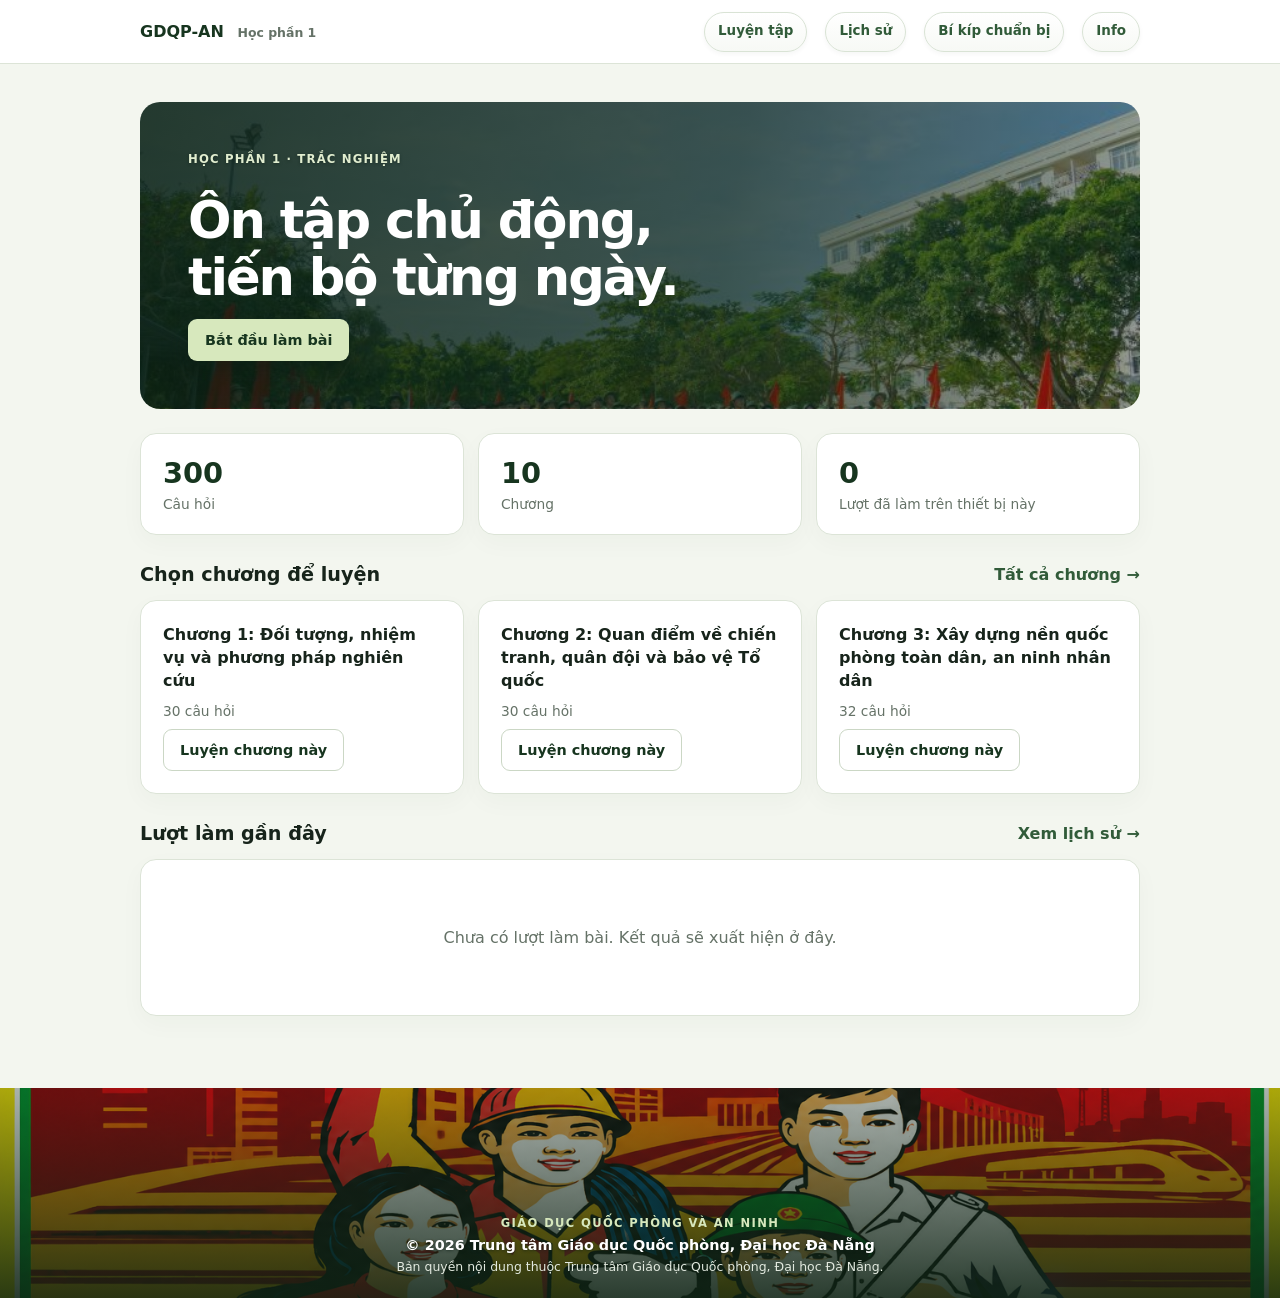
<file: index.html>
﻿<!doctype html>
<html lang="vi"><head><meta charset="utf-8"><meta name="viewport" content="width=device-width, initial-scale=1"><meta name="description" content="Ôn tập GDQP-AN Học phần 1 với ngân hàng câu hỏi trắc nghiệm."><title>Ôn thi GDQP-AN · Học phần 1</title><link rel="stylesheet" href="src/app.css"><link rel="stylesheet" href="src/navigation.css"><link rel="stylesheet" href="src/footer.css"><script src="src/footer.js" defer></script><script src="src/dashboard.js" defer></script></head>
<body><header class="topbar"><a class="brand" href="./">GDQP-AN <span>Học phần 1</span></a><nav class="topnav"><a href="pages/practice/">Luyện tập</a><a href="pages/history/">Lịch sử</a><a class="prep-nav" href="pages/preparation/">Bí kíp chuẩn bị</a><a class="info-nav" href="pages/info/">Info</a></nav></header>
<main class="shell"><section class="hero"><p class="eyebrow">Học phần 1 · Trắc nghiệm</p><h1>Ôn tập chủ động,<br>tiến bộ từng ngày.</h1><a class="button" href="pages/quiz/">Bắt đầu làm bài</a></section>
<section class="stats" aria-label="Tổng quan ngân hàng"><article class="panel stat"><strong id="question-total">—</strong><span>Câu hỏi</span></article><article class="panel stat"><strong id="chapter-total">—</strong><span>Chương</span></article><article class="panel stat"><strong id="attempt-total">0</strong><span>Lượt đã làm trên thiết bị này</span></article></section>
<div class="section-heading"><h2>Chọn chương để luyện</h2><a href="pages/practice/">Tất cả chương →</a></div><section id="home-chapters" class="chapter-grid" aria-live="polite"><p class="panel muted">Đang tải nội dung…</p></section>
<div class="section-heading"><h2>Lượt làm gần đây</h2><a href="pages/history/">Xem lịch sử →</a></div><section id="recent-attempts" class="panel row-list"><p class="empty">Đang tải lịch sử…</p></section>
</main>
<footer class="site-footer">
  <img class="site-footer__image" src="assets/pano.png" alt="" aria-hidden="true">
  <div class="site-footer__content">
    <p class="site-footer__label">Giáo dục Quốc phòng và An ninh</p>
    <p class="site-footer__copyright">© <span data-current-year>2026</span> Trung tâm Giáo dục Quốc phòng, Đại học Đà Nẵng</p>
    <p class="site-footer__rights">Bản quyền nội dung thuộc Trung tâm Giáo dục Quốc phòng, Đại học Đà Nẵng.</p>
  </div>
</footer>
</body></html>
</file>
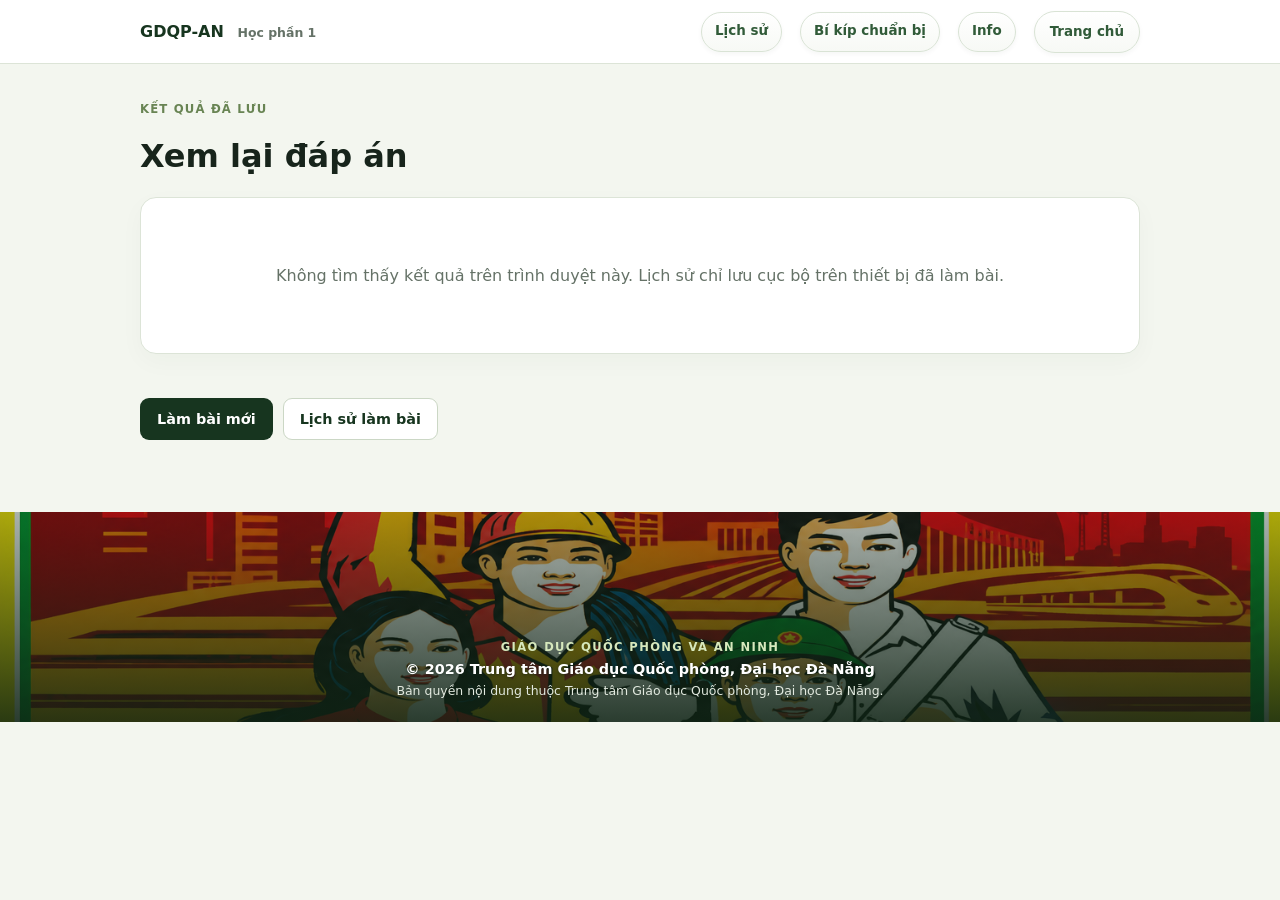
<file: pages/answer-review/index.html>
﻿<!doctype html><html lang="vi"><head><meta charset="utf-8"><meta name="viewport" content="width=device-width, initial-scale=1"><title>Xem lại đáp án · GDQP-AN</title><link rel="stylesheet" href="../../src/app.css"><link rel="stylesheet" href="../../src/navigation.css"><script src="../../src/answer-review.js" defer></script>  <link rel="stylesheet" href="../../src/footer.css">
  <script src="../../src/footer.js" defer></script>
</head><body>
<header class="topbar"><a class="brand" href="../../">GDQP-AN <span>Học phần 1</span></a><nav class="topnav"><a href="../history/">Lịch sử</a><a class="prep-nav" href="../preparation/">Bí kíp chuẩn bị</a><a class="info-nav" href="../info/">Info</a><a class="back-action" href="../../">Trang chủ</a></nav></header>
<main class="shell"><p class="eyebrow">Kết quả đã lưu</p><h1>Xem lại đáp án</h1><section id="review-summary" class="panel" style="margin:20px 0"><p class="empty">Đang tải kết quả…</p></section><section id="review-list" class="review-list"></section><div style="display:flex;gap:10px;flex-wrap:wrap;margin-top:22px"><a class="button primary" href="../quiz/">Làm bài mới</a><a class="button outline" href="../history/">Lịch sử làm bài</a></div></main>
<footer class="site-footer">
  <img class="site-footer__image" src="../../assets/pano.png" alt="" aria-hidden="true">
  <div class="site-footer__content">
    <p class="site-footer__label">Giáo dục Quốc phòng và An ninh</p>
    <p class="site-footer__copyright">© <span data-current-year>2026</span> Trung tâm Giáo dục Quốc phòng, Đại học Đà Nẵng</p>
    <p class="site-footer__rights">Bản quyền nội dung thuộc Trung tâm Giáo dục Quốc phòng, Đại học Đà Nẵng.</p>
  </div>
</footer>
</body></html>
</file>
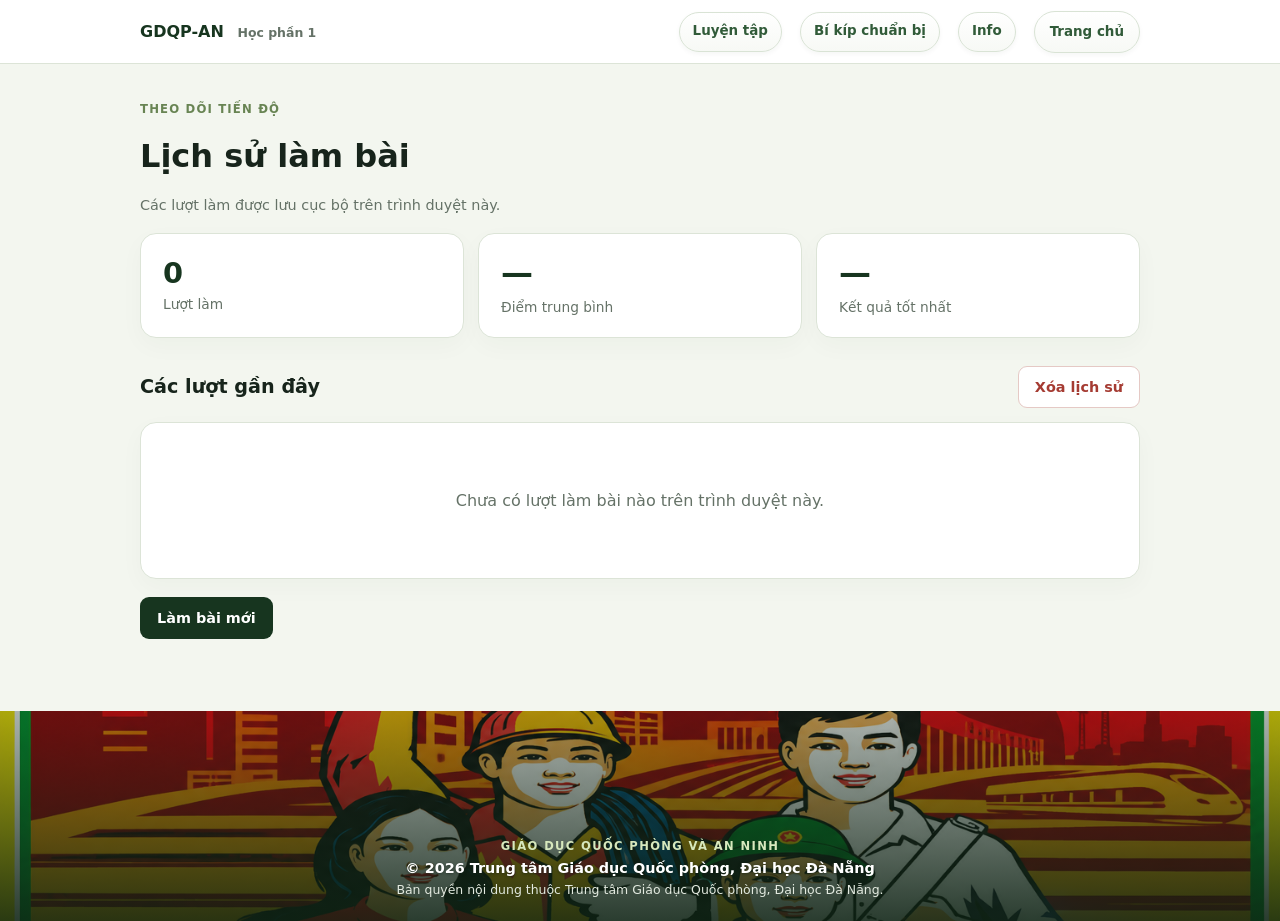
<file: pages/history/index.html>
﻿<!doctype html><html lang="vi"><head><meta charset="utf-8"><meta name="viewport" content="width=device-width, initial-scale=1"><title>Lịch sử làm bài · GDQP-AN</title><link rel="stylesheet" href="../../src/app.css"><link rel="stylesheet" href="../../src/navigation.css"><link rel="stylesheet" href="../../src/confirm.css"><script src="../../src/confirm.js" defer></script><script src="../../src/history.js" defer></script>  <link rel="stylesheet" href="../../src/footer.css">
  <script src="../../src/footer.js" defer></script>
</head><body>
<header class="topbar"><a class="brand" href="../../">GDQP-AN <span>Học phần 1</span></a><nav class="topnav"><a href="../practice/">Luyện tập</a><a class="prep-nav" href="../preparation/">Bí kíp chuẩn bị</a><a class="info-nav" href="../info/">Info</a><a class="back-action" href="../../">Trang chủ</a></nav></header>
<main class="shell"><p class="eyebrow">Theo dõi tiến độ</p><h1>Lịch sử làm bài</h1><p class="muted">Các lượt làm được lưu cục bộ trên trình duyệt này.</p><section id="history-stats" class="stats" style="margin:20px 0"><article class="panel stat"><strong id="attempt-count">0</strong><span>Lượt làm</span></article><article class="panel stat"><strong id="average-score" class="stat-score">—</strong><span id="average-score-detail" class="stat-percent-detail"></span><span>Điểm trung bình</span></article><article class="panel stat"><strong id="best-score" class="stat-score">—</strong><span id="best-score-detail" class="stat-percent-detail"></span><span>Kết quả tốt nhất</span></article></section><section class="section-heading"><h2>Các lượt gần đây</h2><button id="clear-history" class="button danger" type="button">Xóa lịch sử</button></section><section id="history-list" class="panel row-list"></section><p style="margin-top:18px"><a class="button primary" href="../quiz/">Làm bài mới</a></p></main>
<footer class="site-footer">
  <img class="site-footer__image" src="../../assets/pano.png" alt="" aria-hidden="true">
  <div class="site-footer__content">
    <p class="site-footer__label">Giáo dục Quốc phòng và An ninh</p>
    <p class="site-footer__copyright">© <span data-current-year>2026</span> Trung tâm Giáo dục Quốc phòng, Đại học Đà Nẵng</p>
    <p class="site-footer__rights">Bản quyền nội dung thuộc Trung tâm Giáo dục Quốc phòng, Đại học Đà Nẵng.</p>
  </div>
</footer>
</body></html>
</file>
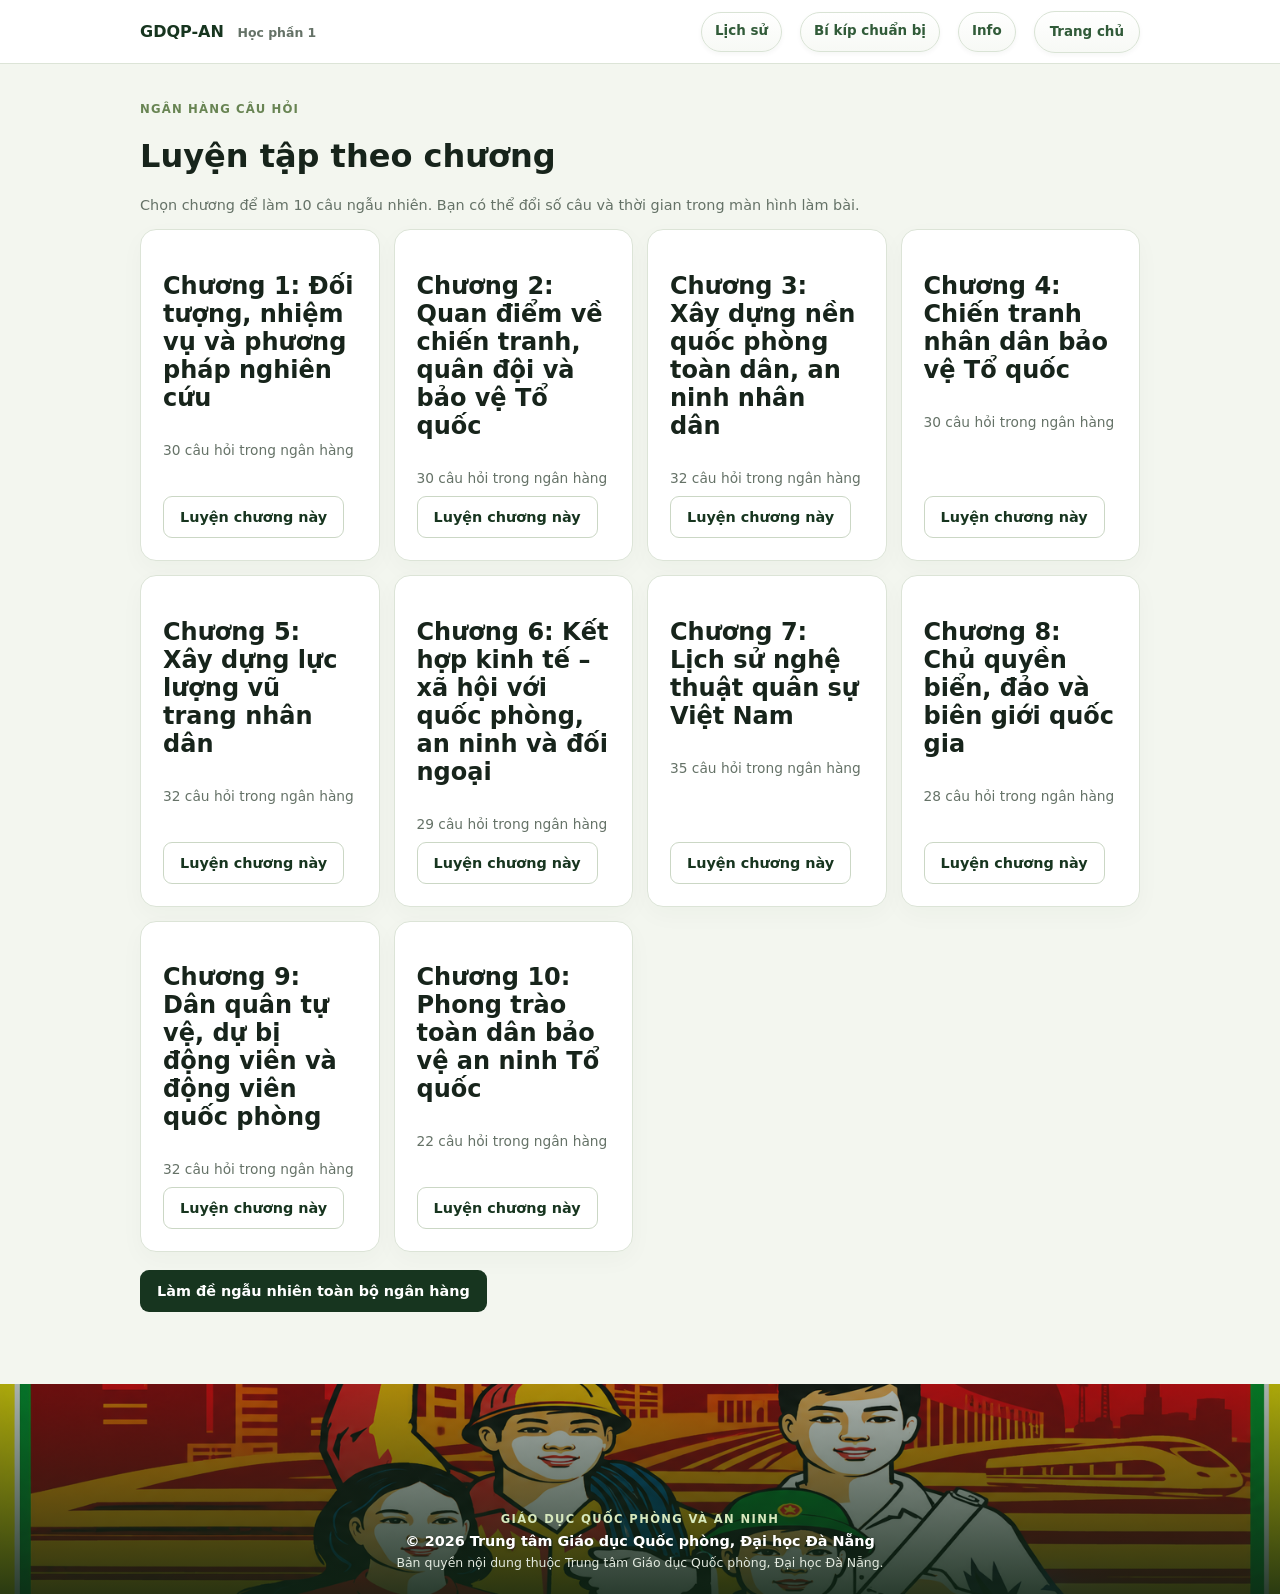
<file: pages/practice/index.html>
﻿<!doctype html><html lang="vi"><head><meta charset="utf-8"><meta name="viewport" content="width=device-width, initial-scale=1"><title>Luyện theo chương · GDQP-AN</title><link rel="stylesheet" href="../../src/app.css"><link rel="stylesheet" href="../../src/navigation.css"><script src="../../src/practice.js" defer></script>  <link rel="stylesheet" href="../../src/footer.css">
  <script src="../../src/footer.js" defer></script>
</head><body>
<header class="topbar"><a class="brand" href="../../">GDQP-AN <span>Học phần 1</span></a><nav class="topnav"><a href="../history/">Lịch sử</a><a class="prep-nav" href="../preparation/">Bí kíp chuẩn bị</a><a class="info-nav" href="../info/">Info</a><a class="back-action" href="../../">Trang chủ</a></nav></header>
<main class="shell"><p class="eyebrow">Ngân hàng câu hỏi</p><h1>Luyện tập theo chương</h1><p class="muted">Chọn chương để làm 10 câu ngẫu nhiên. Bạn có thể đổi số câu và thời gian trong màn hình làm bài.</p><section id="chapter-list" class="chapter-grid"><p class="panel muted">Đang tải danh sách chương…</p></section><div style="margin-top:18px"><a class="button primary" href="../quiz/">Làm đề ngẫu nhiên toàn bộ ngân hàng</a></div></main>
<footer class="site-footer">
  <img class="site-footer__image" src="../../assets/pano.png" alt="" aria-hidden="true">
  <div class="site-footer__content">
    <p class="site-footer__label">Giáo dục Quốc phòng và An ninh</p>
    <p class="site-footer__copyright">© <span data-current-year>2026</span> Trung tâm Giáo dục Quốc phòng, Đại học Đà Nẵng</p>
    <p class="site-footer__rights">Bản quyền nội dung thuộc Trung tâm Giáo dục Quốc phòng, Đại học Đà Nẵng.</p>
  </div>
</footer>
</body></html>
</file>
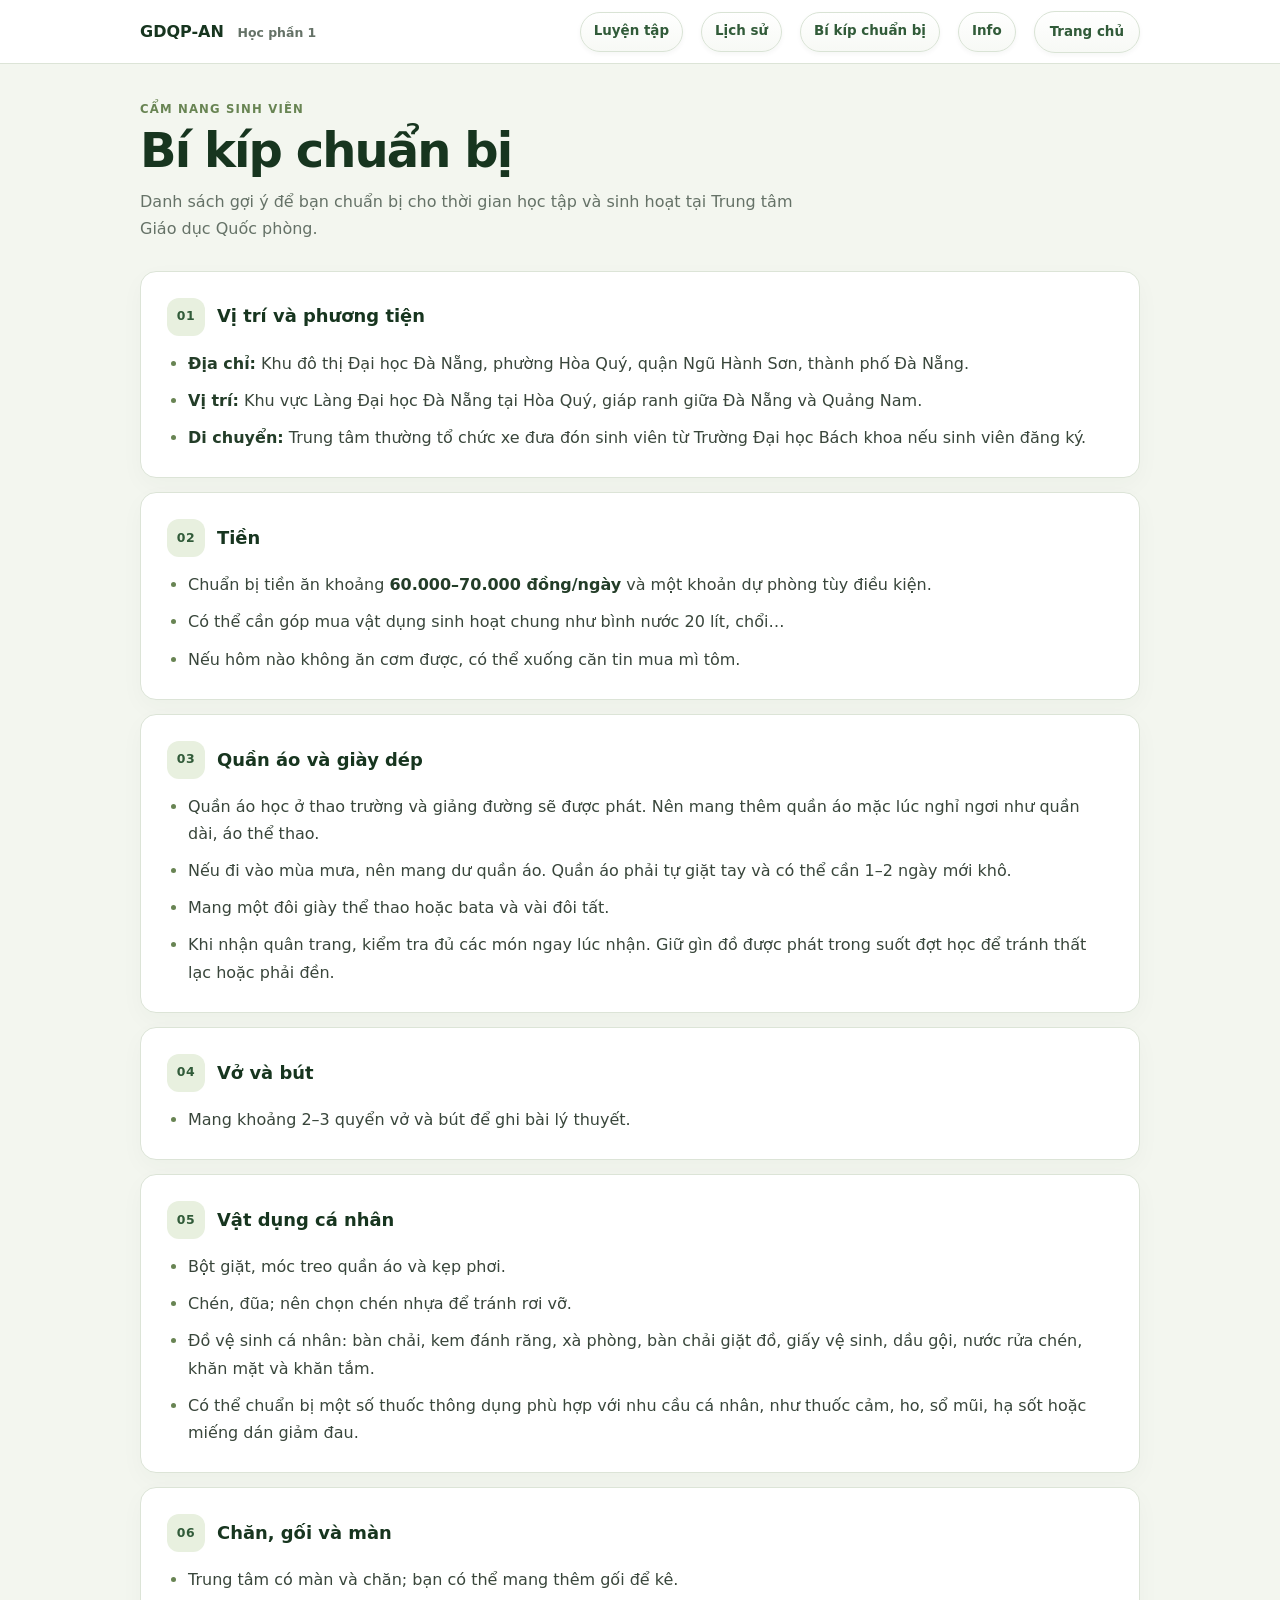
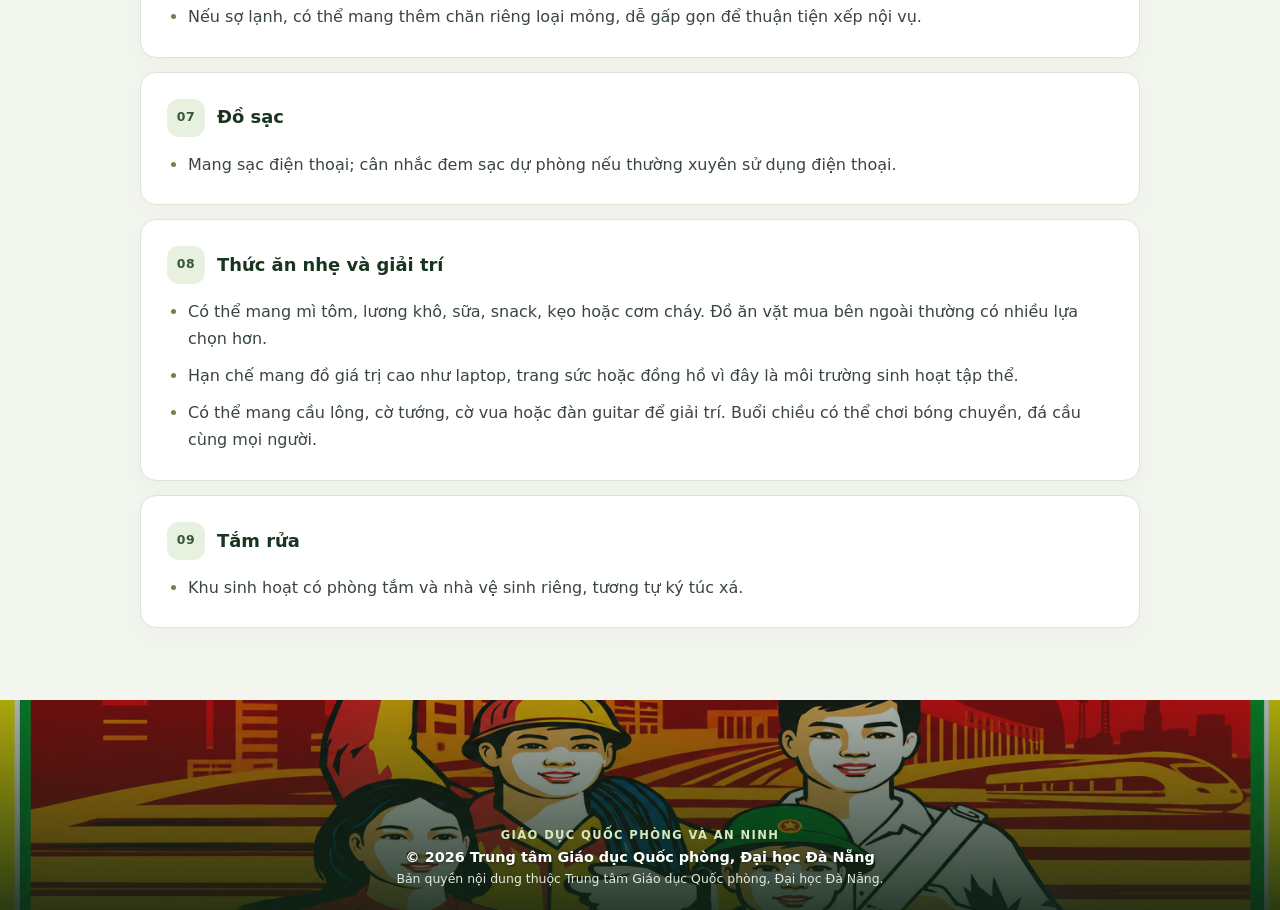
<file: pages/preparation/index.html>
﻿<!doctype html>
<html lang="vi">
<head>
  <meta charset="utf-8">
  <meta name="viewport" content="width=device-width, initial-scale=1">
  <meta name="description" content="Gợi ý chuẩn bị trước khi học tập và sinh hoạt tại Trung tâm Giáo dục Quốc phòng, Đại học Đà Nẵng.">
  <title>Bí kíp chuẩn bị · GDQP-AN</title>
  <link rel="stylesheet" href="../../src/app.css">
  <link rel="stylesheet" href="../../src/navigation.css">
  <link rel="stylesheet" href="../../src/footer.css">
  <link rel="stylesheet" href="../../src/preparation.css">
  <script src="../../src/footer.js" defer></script>
</head>
<body>
<header class="topbar">
  <a class="brand" href="../../">GDQP-AN <span>Học phần 1</span></a>
  <nav class="topnav" aria-label="Điều hướng chính">
    <a href="../practice/">Luyện tập</a>
    <a href="../history/">Lịch sử</a><a class="prep-nav" href="./" aria-current="page">Bí kíp chuẩn bị</a><a class="info-nav" href="../info/">Info</a>
    <a class="back-action" href="../../">Trang chủ</a>
  </nav>
</header>
<main class="shell preparation-page">
  <section class="preparation-intro">
    <p class="eyebrow">Cẩm nang sinh viên</p>
    <h1>Bí kíp chuẩn bị</h1>
    <p>Danh sách gợi ý để bạn chuẩn bị cho thời gian học tập và sinh hoạt tại Trung tâm Giáo dục Quốc phòng.</p>
  </section>
  <div class="preparation-list">
    <section class="panel preparation-card"><h2><span>01</span> Vị trí và phương tiện</h2>
      <ul><li><strong>Địa chỉ:</strong> Khu đô thị Đại học Đà Nẵng, phường Hòa Quý, quận Ngũ Hành Sơn, thành phố Đà Nẵng.</li>
      <li><strong>Vị trí:</strong> Khu vực Làng Đại học Đà Nẵng tại Hòa Quý, giáp ranh giữa Đà Nẵng và Quảng Nam.</li>
      <li><strong>Di chuyển:</strong> Trung tâm thường tổ chức xe đưa đón sinh viên từ Trường Đại học Bách khoa nếu sinh viên đăng ký.</li></ul>
    </section>
    <section class="panel preparation-card"><h2><span>02</span> Tiền</h2>
      <ul><li>Chuẩn bị tiền ăn khoảng <strong>60.000–70.000 đồng/ngày</strong> và một khoản dự phòng tùy điều kiện.</li>
      <li>Có thể cần góp mua vật dụng sinh hoạt chung như bình nước 20 lít, chổi…</li>
      <li>Nếu hôm nào không ăn cơm được, có thể xuống căn tin mua mì tôm.</li></ul>
    </section>
    <section class="panel preparation-card"><h2><span>03</span> Quần áo và giày dép</h2>
      <ul><li>Quần áo học ở thao trường và giảng đường sẽ được phát. Nên mang thêm quần áo mặc lúc nghỉ ngơi như quần dài, áo thể thao.</li>
      <li>Nếu đi vào mùa mưa, nên mang dư quần áo. Quần áo phải tự giặt tay và có thể cần 1–2 ngày mới khô.</li>
      <li>Mang một đôi giày thể thao hoặc bata và vài đôi tất.</li>
      <li>Khi nhận quân trang, kiểm tra đủ các món ngay lúc nhận. Giữ gìn đồ được phát trong suốt đợt học để tránh thất lạc hoặc phải đền.</li></ul>
    </section>
    <section class="panel preparation-card"><h2><span>04</span> Vở và bút</h2>
      <ul><li>Mang khoảng 2–3 quyển vở và bút để ghi bài lý thuyết.</li></ul>
    </section>
    <section class="panel preparation-card"><h2><span>05</span> Vật dụng cá nhân</h2>
      <ul><li>Bột giặt, móc treo quần áo và kẹp phơi.</li>
      <li>Chén, đũa; nên chọn chén nhựa để tránh rơi vỡ.</li>
      <li>Đồ vệ sinh cá nhân: bàn chải, kem đánh răng, xà phòng, bàn chải giặt đồ, giấy vệ sinh, dầu gội, nước rửa chén, khăn mặt và khăn tắm.</li>
      <li>Có thể chuẩn bị một số thuốc thông dụng phù hợp với nhu cầu cá nhân, như thuốc cảm, ho, sổ mũi, hạ sốt hoặc miếng dán giảm đau.</li></ul>
    </section>
    <section class="panel preparation-card"><h2><span>06</span> Chăn, gối và màn</h2>
      <ul><li>Trung tâm có màn và chăn; bạn có thể mang thêm gối để kê.</li>
      <li>Nếu sợ lạnh, có thể mang thêm chăn riêng loại mỏng, dễ gấp gọn để thuận tiện xếp nội vụ.</li>
    </ul></section>
    <section class="panel preparation-card"><h2><span>07</span> Đồ sạc</h2>
      <ul><li>Mang sạc điện thoại; cân nhắc đem sạc dự phòng nếu thường xuyên sử dụng điện thoại.</li></ul>
    </section>
    <section class="panel preparation-card"><h2><span>08</span> Thức ăn nhẹ và giải trí</h2>
      <ul><li>Có thể mang mì tôm, lương khô, sữa, snack, kẹo hoặc cơm cháy. Đồ ăn vặt mua bên ngoài thường có nhiều lựa chọn hơn.</li>
      <li>Hạn chế mang đồ giá trị cao như laptop, trang sức hoặc đồng hồ vì đây là môi trường sinh hoạt tập thể.</li>
      <li>Có thể mang cầu lông, cờ tướng, cờ vua hoặc đàn guitar để giải trí. Buổi chiều có thể chơi bóng chuyền, đá cầu cùng mọi người.</li></ul>
    </section>
    <section class="panel preparation-card"><h2><span>09</span> Tắm rửa</h2>
      <ul><li>Khu sinh hoạt có phòng tắm và nhà vệ sinh riêng, tương tự ký túc xá.</li></ul>
    </section>
  </div>
</main>
<footer class="site-footer">
  <img class="site-footer__image" src="../../assets/pano.png" alt="" aria-hidden="true">
  <div class="site-footer__content">
    <p class="site-footer__label">Giáo dục Quốc phòng và An ninh</p>
    <p class="site-footer__copyright">© <span data-current-year>2026</span> Trung tâm Giáo dục Quốc phòng, Đại học Đà Nẵng</p>
    <p class="site-footer__rights">Bản quyền nội dung thuộc Trung tâm Giáo dục Quốc phòng, Đại học Đà Nẵng.</p>
  </div>
</footer>
</body>
</html>
</file>
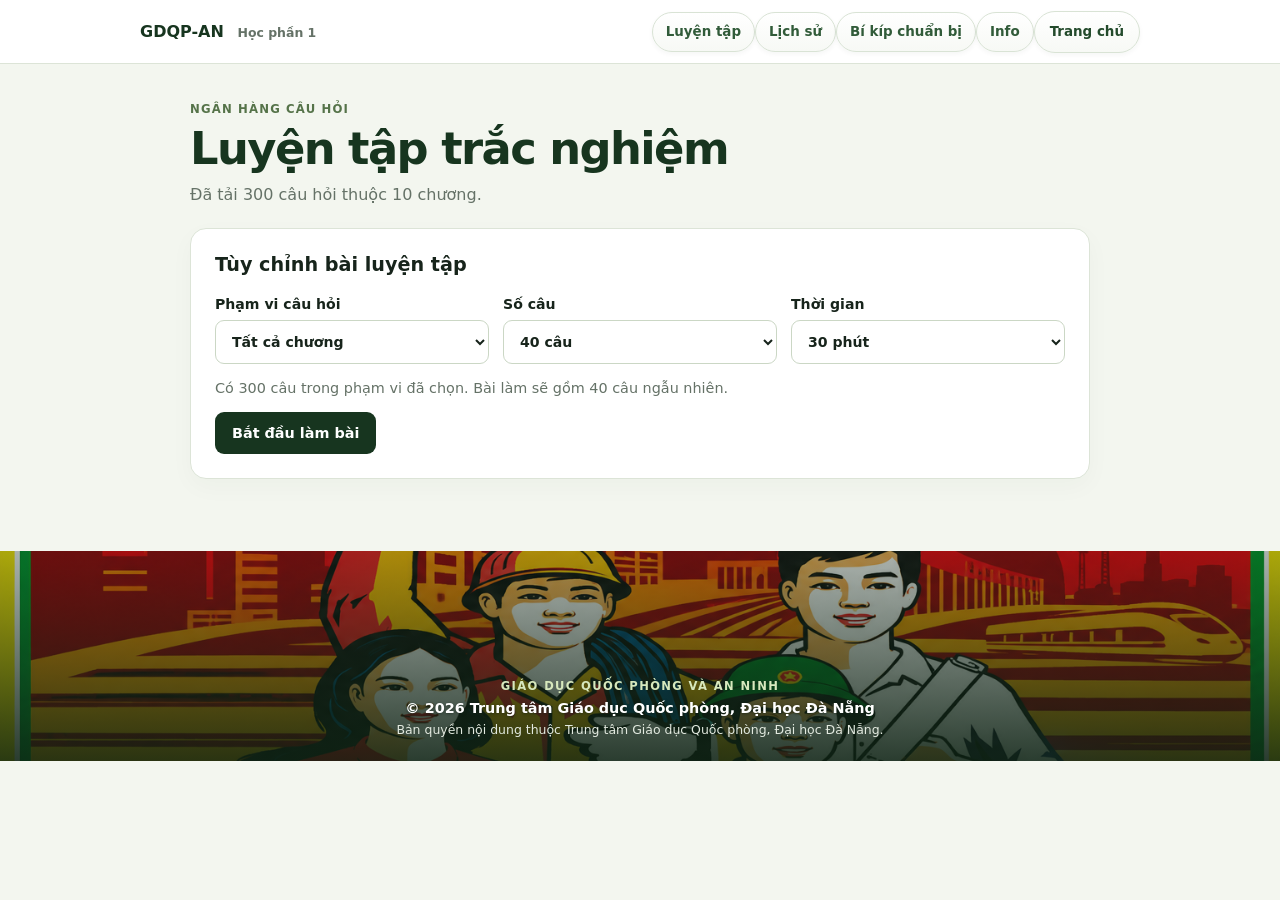
<file: pages/quiz/index.html>
﻿<!doctype html>
<html lang="vi">
<head>
  <meta charset="utf-8">
  <meta name="viewport" content="width=device-width, initial-scale=1">
  <meta name="theme-color" content="#17351f">
  <meta name="description" content="Làm bài trắc nghiệm GDQP-AN với ngân hàng 300 câu hỏi, chia theo 10 chương.">
  <title>Làm bài trắc nghiệm · GDQP-AN</title>
  <link rel="stylesheet" href="../../src/quiz.css"><link rel="stylesheet" href="../../src/navigation.css"><link rel="stylesheet" href="../../src/confirm.css"><link rel="stylesheet" href="../../src/footer.css">
  <script src="../../src/confirm.js" defer></script><script src="../../src/quiz.js" defer></script><script src="../../src/footer.js" defer></script>
</head>
<body>
  <header class="topbar">
    <a class="brand" href="../../">GDQP-AN <span>Học phần 1</span></a>
    <nav class="topnav" aria-label="Điều hướng chính"><a href="../practice/">Luyện tập</a><a href="../history/">Lịch sử</a><a class="prep-nav" href="../preparation/">Bí kíp chuẩn bị</a><a class="info-nav" href="../info/">Info</a><a class="back-action" href="../../">Trang chủ</a></nav>
  </header>
  <main class="shell">
    <section class="intro">
      <p class="eyebrow">Ngân hàng câu hỏi</p>
      <h1>Luyện tập trắc nghiệm</h1>
      <p id="load-status" role="status">Đang tải câu hỏi…</p>
    </section>

    <section id="setup-panel" class="panel setup-panel" aria-labelledby="setup-heading" hidden>
      <h2 id="setup-heading">Tùy chỉnh bài luyện tập</h2>
      <div class="setup-fields">
        <label>Phạm vi câu hỏi
          <select id="chapter-select"><option value="all">Tất cả chương</option></select>
        </label>
        <label>Số câu
          <select id="question-count">
            <option value="10">10 câu</option><option value="20">20 câu</option>
            <option value="40" selected>40 câu</option><option value="all">Toàn bộ câu phù hợp</option>
          </select>
        </label>
        <label>Thời gian
          <select id="time-limit"><option value="0">Không giới hạn</option><option value="15">15 phút</option><option value="30" selected>30 phút</option><option value="45">45 phút</option><option value="50">50 phút</option>
          </select>
        </label>
      </div>
      <p id="available-count" class="muted"></p>
      <button id="start-btn" class="button primary" type="button">Bắt đầu làm bài</button>
    </section>

    <section id="quiz-panel" hidden>
      <div class="quiz-meta panel">
        <div><span class="eyebrow">Tiến độ</span><strong id="progress-label">Câu 1/40</strong></div>
        <div><span class="eyebrow">Thời gian</span><strong id="timer" aria-live="off">30:00</strong></div>
        <button id="finish-btn" class="button outline" type="button">Nộp bài</button>
      </div>
      <div class="progress-track" aria-hidden="true"><span id="progress-bar"></span></div>
      <article class="panel question-panel">
        <p id="chapter-label" class="chapter-label"></p>
        <h2 id="question-text" tabindex="-1"></h2>
        <fieldset id="answer-options" class="options"><legend class="sr-only">Chọn một đáp án</legend></fieldset>
        <div class="question-actions">
          <button id="flag-btn" class="button outline" type="button" aria-pressed="false">☆ Đánh dấu xem lại</button>
          <div class="pager"><button id="prev-btn" class="back-action" type="button"><span class="back-icon" aria-hidden="true">←</span>Câu trước</button><button id="next-btn" class="button primary" type="button">Câu tiếp</button></div>
        </div>
      </article>
      <section class="panel question-map-panel" aria-label="Danh sách câu hỏi">
        <h2>Danh sách câu</h2><div id="question-map" class="question-map"></div>
        <p class="map-legend"><span class="legend answered"></span> Đã chọn <span class="legend flagged"></span> Đánh dấu <span class="legend current"></span> Đang xem</p>
      </section>
    </section>

    <section id="result-panel" class="panel result-panel" aria-live="polite" hidden>
      <p class="eyebrow">Hoàn thành</p><h2>Kết quả bài làm</h2>
      <p class="score-line"><strong id="score"></strong> <span id="score-detail"></span></p>
      <div id="review-list" class="review-list"></div>
      <a id="review-attempt-link" class="button primary" href="../answer-review/">Xem lại đáp án chi tiết</a><button id="retry-btn" class="button outline" type="button">Làm bài mới</button>
    </section>
  </main>
<footer class="site-footer">
  <img class="site-footer__image" src="../../assets/pano.png" alt="" aria-hidden="true">
  <div class="site-footer__content">
    <p class="site-footer__label">Giáo dục Quốc phòng và An ninh</p>
    <p class="site-footer__copyright">© <span data-current-year>2026</span> Trung tâm Giáo dục Quốc phòng, Đại học Đà Nẵng</p>
    <p class="site-footer__rights">Bản quyền nội dung thuộc Trung tâm Giáo dục Quốc phòng, Đại học Đà Nẵng.</p>
  </div>
</footer>
</body>
</html>
</file>
<file: src/app.css>
﻿:root{font-family:Inter,"Be Vietnam Pro",system-ui,-apple-system,"Segoe UI",sans-serif;color:#17241b;background:#f3f6ef;font-synthesis:none;text-rendering:optimizeLegibility;--green:#17351f;--green2:#315b39;--pale:#e8f0df;--line:#dce4d7;--muted:#657267;--white:#fff;--gold:#f6e9bb;--red:#a53b32}*{box-sizing:border-box}body{margin:0;min-height:100vh}.topbar{height:64px;background:#fff;border-bottom:1px solid var(--line);display:flex;align-items:center;justify-content:space-between;padding:0 max(20px,calc((100% - 1000px)/2))}.brand{font-weight:800;color:var(--green);text-decoration:none}.brand span{font-size:.78rem;color:var(--muted);font-weight:600;margin-left:8px}.topnav{display:flex;gap:18px}.topnav a,.back-link{color:var(--green2);text-decoration:none;font-weight:700;font-size:.9rem}.shell{width:min(1000px,calc(100% - 32px));margin:38px auto 72px}.hero{background:var(--green);color:#fff;border-radius:20px;padding:clamp(24px,5vw,48px);margin-bottom:24px}.eyebrow{display:block;color:#688453;text-transform:uppercase;letter-spacing:.1em;font-size:.73rem;font-weight:800;margin:0 0 7px}.hero .eyebrow{color:#d7e8bd}.hero h1{font-size:clamp(2rem,5vw,3.2rem);line-height:1.12;letter-spacing:-.04em;margin:0 0 12px}.hero p{color:#dae5d8;max-width:650px;margin:0 0 22px;line-height:1.7}.hero .button{background:#d7e8bd;color:#17351f}.button{display:inline-flex;align-items:center;justify-content:center;min-height:42px;border-radius:9px;border:1px solid transparent;padding:9px 16px;font:inherit;font-size:.9rem;font-weight:750;text-decoration:none;cursor:pointer;transition:background .15s,border-color .15s,transform .15s}.button:active{transform:translateY(1px)}.button:focus-visible,select:focus-visible{outline:3px solid #9dbb86;outline-offset:2px}.primary{background:var(--green);color:#fff}.primary:hover{background:#244d2d}.outline{background:#fff;color:var(--green);border-color:#cbd7c5}.danger{color:var(--red);border-color:#e5c9c5;background:#fff}.panel{background:var(--white);border:1px solid var(--line);border-radius:16px;padding:22px;box-shadow:0 8px 24px #17351f08}.section-heading{display:flex;align-items:center;justify-content:space-between;gap:12px;margin:28px 0 14px}.section-heading h2{font-size:1.2rem;margin:0}.section-heading a{color:var(--green2);font-weight:700;text-decoration:none}.stats{display:grid;grid-template-columns:repeat(3,1fr);gap:14px}.stat strong{display:block;color:var(--green);font-size:1.8rem;line-height:1.2}.stat span{display:block;color:var(--muted);font-size:.86rem;margin-top:6px}.chapter-grid{display:grid;grid-template-columns:repeat(auto-fit,minmax(230px,1fr));gap:14px}.chapter-card{display:flex;flex-direction:column;align-items:flex-start;gap:10px}.chapter-card h3{font-size:1rem;line-height:1.45;margin:0}.chapter-card p{color:var(--muted);font-size:.86rem;margin:0}.chapter-card .button{margin-top:auto}.row-list{display:grid;gap:10px}.row-item{display:flex;align-items:center;justify-content:space-between;gap:12px;border:1px solid var(--line);border-radius:11px;padding:14px}.row-item h3{font-size:.96rem;margin:0 0 4px}.row-item p{font-size:.84rem;color:var(--muted);margin:0}.empty{color:var(--muted);text-align:center;padding:30px 12px}.setup-fields{display:grid;grid-template-columns:repeat(3,1fr);gap:14px}.setup-fields label{display:grid;gap:8px;font-size:.88rem;font-weight:700}.setup-fields select{width:100%;padding:12px;border:1px solid #cbd7c5;border-radius:9px;color:inherit;background:#fff;font:inherit}.muted{color:var(--muted);font-size:.9rem;margin:16px 0}.quiz-layout{display:grid;gap:12px}.quiz-meta{display:flex;align-items:center;gap:20px;padding:16px 20px}.quiz-meta>div{display:grid;gap:2px}.quiz-meta .eyebrow{font-size:.64rem;margin:0}.quiz-meta strong{font-size:1.05rem;font-variant-numeric:tabular-nums}.quiz-meta #finish-btn{margin-left:auto}.progress-track{height:7px;border-radius:10px;background:#e2e9de;overflow:hidden}.progress-track span{display:block;height:100%;width:0;background:#698a52;transition:width .2s}.question-panel{padding:clamp(20px,4vw,34px)}.chapter-label{color:#5d7651;font-weight:750;font-size:.84rem;margin:0 0 12px}.question-panel h2{font-size:clamp(1.15rem,3vw,1.48rem);line-height:1.5;margin:0 0 22px}.options{display:grid;gap:10px;border:0;padding:0;margin:0}.answer{display:flex;align-items:flex-start;gap:13px;padding:14px;border:1px solid var(--line);border-radius:11px;cursor:pointer;line-height:1.5;transition:border .15s,background .15s}.answer:hover{background:#f7f9f5;border-color:#9bb18d}.answer:has(input:checked){background:#edf4e8;border-color:#72915e}.answer input{accent-color:var(--green2);margin-top:4px;flex:none}.letter{color:var(--green2);font-weight:800;min-width:22px}.question-actions{display:flex;align-items:center;justify-content:space-between;gap:12px;margin-top:24px}.pager{display:flex;gap:8px}.question-map{display:grid;grid-template-columns:repeat(auto-fill,minmax(42px,1fr));gap:8px}.map-button{height:40px;border:1px solid var(--line);border-radius:8px;background:#fff;color:#465449;font-weight:700;cursor:pointer}.map-button.answered{background:var(--pale);border-color:#c7d9b9}.map-button.flagged{box-shadow:inset 0 -3px #d2a833}.map-button.current{outline:2px solid var(--green2);outline-offset:1px}.map-legend{color:var(--muted);font-size:.76rem}.score-line strong{font-size:2rem;color:var(--green)}.review-list{display:grid;gap:10px;margin:18px 0 24px}.review-item{border:1px solid var(--line);border-radius:10px;padding:14px}.review-item h3{font-size:.98rem;line-height:1.5;margin:0 0 8px}.review-item p{margin:4px 0;font-size:.9rem}.correct{color:#27673b}.incorrect,.error-text{color:var(--red)}.sr-only{position:absolute;width:1px;height:1px;padding:0;margin:-1px;overflow:hidden;clip:rect(0,0,0,0);white-space:nowrap;border:0}[hidden]{display:none!important}@media(max-width:650px){.shell{margin:24px auto 48px}.topbar{padding:0 16px}.topnav{gap:10px}.topnav a{font-size:.82rem}.stats{grid-template-columns:1fr 1fr}.setup-fields{grid-template-columns:1fr}.panel{padding:18px}.quiz-meta{gap:12px;padding:14px}.quiz-meta strong{font-size:.95rem}.quiz-meta #finish-btn{padding:8px 11px}.question-actions{align-items:stretch;flex-direction:column}.question-actions>.button{align-self:flex-start}.pager{justify-content:space-between}.pager .button{flex:1}.row-item{align-items:flex-start;flex-direction:column}.row-item .button{width:100%}}
.hero{position:relative;isolation:isolate;overflow:hidden;background-color:#17351f;background-image:linear-gradient(100deg,rgba(15,40,22,.95) 0%,rgba(15,40,22,.86) 55%,rgba(15,40,22,.7) 100%),url("../assets/pano.png");background-position:center,center 43%;background-size:cover;background-repeat:no-repeat}.hero>*{position:relative;z-index:1}.hero .eyebrow{color:#d7e8bd}.hero p{color:#f0f3ec;text-shadow:0 1px 2px #10201755}.hero .button{box-shadow:0 8px 22px #0c1d1280}.hero .button:hover{transform:translateY(-2px);box-shadow:0 12px 26px #0c1d128c}@media(max-width:650px){.hero{background-image:linear-gradient(100deg,rgba(15,40,22,.94),rgba(15,40,22,.8)),url("../assets/pano.png");background-position:center,center 44%;}}
.hero{background-image:none;position:relative;isolation:isolate;overflow:hidden}.hero::before{content:"";position:absolute;inset:0;z-index:1;background:linear-gradient(100deg,rgba(12,34,19,.76) 0%,rgba(12,34,19,.58) 56%,rgba(12,34,19,.38) 100%)}.hero>.hero-background{position:absolute;inset:0;width:100%;height:100%;object-fit:cover;object-position:center 42%;z-index:0}.hero>*:not(.hero-background){position:relative;z-index:2}.hero .eyebrow{color:#e1edcf}.hero p{text-shadow:0 1px 3px #10201780}@media(max-width:650px){.hero::before{background:linear-gradient(100deg,rgba(12,34,19,.83),rgba(12,34,19,.55))}.hero>.hero-background{object-position:center 44%}}
.hero{background:#17351f;background-image:linear-gradient(100deg,rgba(12,34,19,.88) 0%,rgba(12,34,19,.72) 58%,rgba(12,34,19,.42) 100%),url("../assets/background.jpg");background-position:center,center 48%;background-size:cover;background-repeat:no-repeat;position:relative;isolation:isolate;overflow:hidden}.hero::before{display:none}.hero>*:not(.hero-background){position:relative;z-index:2}.hero .eyebrow{color:#e1edcf}.hero p{text-shadow:0 1px 3px #10201780}.hero .button{box-shadow:0 8px 22px #0c1d1280}.hero .button:hover{transform:translateY(-2px);box-shadow:0 12px 26px #0c1d128c}@media(max-width:650px){.hero{background-image:linear-gradient(100deg,rgba(12,34,19,.92),rgba(12,34,19,.68)),url("../assets/background.jpg");background-position:center,center 48%}}
.stat .stat-score{display:block!important;color:#17351f;font-size:2rem!important;font-weight:850;line-height:1.12}
.stat-percent-detail{display:block!important;color:#657267;font-size:.95rem!important;font-weight:700;line-height:1.2;margin:4px 0 7px}
</file>
<file: src/navigation.css>
﻿.back-action{display:inline-flex;align-items:center;justify-content:center;gap:8px;min-height:42px;padding:9px 15px;border:1px solid #d9e3d5;border-radius:999px;background:linear-gradient(180deg,#fff,#f7f9f5);color:#244b2c;text-decoration:none;font:inherit;font-size:.9rem;font-weight:750;line-height:1;white-space:nowrap;box-shadow:0 2px 5px #17351f0b;cursor:pointer;transition:transform .16s ease,border-color .16s ease,background .16s ease,box-shadow .16s ease,color .16s ease}.back-action:hover{transform:translateY(-1px);border-color:#b9cbb0;background:#edf4e8;color:#17351f;box-shadow:0 6px 14px #17351f14}.back-action:active{transform:translateY(0);box-shadow:0 1px 3px #17351f10}.back-action:focus-visible{outline:3px solid #9dbb86;outline-offset:3px}.back-action .back-icon{font-size:1.15rem;font-weight:500;line-height:.7;transition:transform .16s ease}.back-action:hover .back-icon{transform:translateX(-3px)}.topnav .back-action{font-size:.84rem}.question-actions .back-action{min-height:44px;border-radius:12px;padding:10px 16px}.confirm-actions .back-action{background:#f5f7f2;border-color:#dfe7db;box-shadow:none}
@media(max-width:650px){.back-action{min-height:40px;padding:8px 12px;font-size:.86rem}.topnav .back-action{font-size:.78rem}.question-actions .back-action{width:100%}}
.topbar .topnav{align-items:center}.topnav .prep-nav{min-height:38px;padding:7px 13px;border-radius:999px;background:#edf4e8;border:1px solid #d9e3d5;color:#244b2c;box-shadow:0 2px 5px #17351f0b;font-size:.82rem;font-weight:750;text-decoration:none;white-space:nowrap;transition:transform .16s ease,background .16s ease,border-color .16s ease}.topnav .prep-nav:hover{transform:translateY(-1px);background:#dfead7;border-color:#b9cbb0}.topnav .prep-nav:focus-visible{outline:3px solid #9dbb86;outline-offset:3px}
@media(max-width:650px){.brand span{display:none}.topbar{gap:8px}.topbar .topnav{gap:6px}.topbar .topnav>a{font-size:.75rem;white-space:nowrap}.topnav .prep-nav{min-height:34px;padding:6px 9px;font-size:.7rem}}


/* Keep every primary navigation item visually consistent. */
.topbar .topnav>a:not(.back-action){display:inline-flex;align-items:center;justify-content:center;min-height:40px;padding:8px 13px;border:1px solid #d9e3d5;border-radius:999px;background:linear-gradient(180deg,#fff,#f7f9f5);color:#315b39;text-decoration:none;font-size:.84rem;font-weight:700;line-height:1.2;white-space:nowrap;box-shadow:0 2px 5px #17351f0b;transition:transform .16s ease,background .16s ease,border-color .16s ease,box-shadow .16s ease}.topbar .topnav>a:not(.back-action):hover{transform:translateY(-1px);border-color:#b9cbb0;background:#edf4e8;box-shadow:0 5px 12px #17351f12}.topbar .topnav>a:not(.back-action):focus-visible{outline:3px solid #9dbb86;outline-offset:3px}
@media(max-width:650px){.topbar{height:auto;min-height:64px;flex-direction:column;align-items:stretch;padding:12px 16px;gap:10px}.topbar .brand{align-self:flex-start}.topbar .topnav{display:grid;width:100%;max-width:none;min-width:0;grid-template-columns:repeat(auto-fit,minmax(60px,1fr));gap:7px;overflow:visible}.topbar .topnav>a:not(.back-action){min-height:42px;padding:7px 6px;font-size:.74rem;white-space:normal;text-align:center}.topbar .topnav>.back-action{width:100%;min-height:42px;padding:7px 8px;font-size:.74rem;gap:5px}.topbar .topnav>.back-action .back-icon{font-size:1rem}}
@media(max-width:420px){.topbar .topnav{max-width:none;overflow:visible}}
</file>
<file: src/footer.css>
﻿.site-footer{position:relative;isolation:isolate;display:grid;place-items:end center;min-height:210px;margin-top:56px;overflow:hidden;background:#17351f;color:#fff}.site-footer__image{position:absolute;inset:0;width:100%;height:100%;object-fit:cover;object-position:center 72%;z-index:-1}.site-footer::before{content:"";position:absolute;inset:0;z-index:0;background:linear-gradient(180deg,rgba(13,34,19,.34),rgba(13,34,19,.88))}.site-footer__content{position:relative;z-index:1;width:min(1000px,calc(100% - 32px));padding:44px 0 24px;text-align:center}.site-footer__label{margin:0 0 7px;color:#d7e8bd;font-size:.72rem;font-weight:800;letter-spacing:.12em;text-transform:uppercase}.site-footer__copyright{margin:0;color:#fff;font-size:.9rem;font-weight:650;text-shadow:0 1px 3px #10201799}.site-footer__rights{margin:6px 0 0;color:#e2e9df;font-size:.78rem}@media(max-width:650px){.site-footer{min-height:180px;margin-top:40px}.site-footer__image{object-position:center 70%}.site-footer__content{padding:36px 0 20px}.site-footer__copyright{font-size:.82rem}}
</file>
<file: src/confirm.css>
﻿.confirm-dialog{width:min(440px,calc(100% - 32px));padding:0;border:1px solid #e0e7dc;border-radius:20px;background:#fff;color:#17241b;box-shadow:0 28px 90px #08170e55;overflow:hidden}.confirm-dialog[open]{animation:dialog-enter .18s ease-out}.confirm-dialog::backdrop{background:#0d1d11a6;backdrop-filter:blur(5px)}.confirm-content{padding:28px}.confirm-mark{width:44px;height:44px;border-radius:14px;background:#f6efd9;color:#7c5c12;display:grid;place-items:center;font-size:1.25rem;font-weight:850;margin-bottom:18px}.confirm-kicker{color:#688453;text-transform:uppercase;letter-spacing:.1em;font-size:.69rem;font-weight:850;margin:0 0 7px}.confirm-content h2{font-size:1.35rem;line-height:1.25;margin:0 0 10px;color:#17351f}.confirm-message{color:#657267;font-size:.95rem;line-height:1.6;margin:0}.confirm-actions{display:flex;justify-content:flex-end;gap:10px;padding:0 28px 24px}.confirm-actions .button{min-width:130px}.confirm-actions .button.danger-confirm{background:#a53b32;border-color:#a53b32;color:#fff}.confirm-actions .button.danger-confirm:hover{background:#852d26}@keyframes dialog-enter{from{opacity:0;transform:translateY(8px) scale(.98)}to{opacity:1;transform:translateY(0) scale(1)}}@media(max-width:500px){.confirm-content{padding:22px}.confirm-actions{padding:0 22px 22px;flex-direction:column-reverse}.confirm-actions .button{width:100%}}@media(prefers-reduced-motion:reduce){.confirm-dialog[open]{animation:none}}
.confirm-actions #app-confirm-cancel{min-height:48px;padding-inline:18px;border:1px solid #dfe7db;border-radius:12px;background:#f5f7f2;color:#3d5140;box-shadow:0 1px 2px #17351f08;transition:transform .16s ease,background .16s ease,border-color .16s ease,box-shadow .16s ease}.confirm-actions #app-confirm-cancel::before{content:"↶";font-size:1.12rem;line-height:1;margin-right:8px;color:#557349}.confirm-actions #app-confirm-cancel:hover{transform:translateY(-1px);background:#eaf1e5;border-color:#cbd9c3;box-shadow:0 5px 12px #17351f12}.confirm-actions #app-confirm-cancel:active{transform:translateY(0);box-shadow:none}.confirm-actions #app-confirm-cancel:focus-visible,.confirm-actions #app-confirm-ok:focus-visible{outline:3px solid #9dbb86;outline-offset:3px}.confirm-actions #app-confirm-ok{min-height:48px;padding-inline:20px;border-radius:12px;background:linear-gradient(135deg,#244b2c,#17351f);box-shadow:0 5px 12px #17351f25;transition:transform .16s ease,box-shadow .16s ease,filter .16s ease}.confirm-actions #app-confirm-ok:hover{transform:translateY(-1px);filter:brightness(1.08);box-shadow:0 8px 18px #17351f32}.confirm-actions #app-confirm-ok:active{transform:translateY(0);box-shadow:0 2px 5px #17351f20}
.confirm-actions #app-confirm-cancel{border-radius:999px;background:linear-gradient(180deg,#fff,#f5f7f2);border-color:#d9e3d5;color:#244b2c}.confirm-actions #app-confirm-cancel::before{content:"←";font-size:1.12rem;line-height:1;margin-right:8px;color:#557349}.confirm-actions #app-confirm-cancel:hover{background:#edf4e8;border-color:#b9cbb0;color:#17351f}
</file>
<file: src/preparation.css>
﻿.preparation-intro{margin:12px 0 28px}.preparation-intro h1{color:#17351f;font-size:clamp(2rem,5vw,3rem);line-height:1.15;letter-spacing:-.04em;margin:0 0 10px}.preparation-intro>p:last-child{max-width:690px;color:#657267;line-height:1.7;margin:0}.preparation-list{display:grid;gap:14px}.preparation-card{padding:clamp(18px,3vw,26px)}.preparation-card h2{display:flex;align-items:center;gap:12px;color:#17351f;font-size:1.12rem;line-height:1.35;margin:0 0 14px}.preparation-card h2 span{display:grid;place-items:center;width:38px;height:38px;flex:none;border-radius:12px;background:#e8f0df;color:#315b39;font-size:.78rem;letter-spacing:.04em}.preparation-card ul{display:grid;gap:10px;padding-left:21px;margin:0;color:#39463b;line-height:1.7}.preparation-card li::marker{color:#688453}.preparation-card strong{color:#233d28}.topnav .prep-nav{border-radius:999px;background:#edf4e8;border-color:#d9e3d5;color:#244b2c;box-shadow:0 2px 5px #17351f0b}.topnav .prep-nav:hover{background:#dfead7;border-color:#b9cbb0;transform:translateY(-1px)}
</file>
<file: src/quiz.css>
﻿:root{font-family:Inter,"Be Vietnam Pro",system-ui,-apple-system,"Segoe UI",sans-serif;color:#17241b;background:#f3f6ef;font-synthesis:none;text-rendering:optimizeLegibility;--green:#17351f;--green-2:#315b39;--pale:#e8f0df;--line:#dce4d7;--muted:#657267;--white:#fff;--gold:#f6e9bb;--red:#a53b32}*{box-sizing:border-box}body{margin:0;min-height:100vh}.topbar{height:64px;background:#fff;border-bottom:1px solid var(--line);display:flex;align-items:center;justify-content:space-between;padding:0 max(20px,calc((100% - 1000px)/2));}.brand{font-weight:800;color:var(--green);text-decoration:none}.brand span{font-size:.78rem;color:var(--muted);font-weight:600;margin-left:8px}.back-link{color:var(--green-2);text-decoration:none;font-weight:650}.shell{width:min(900px,calc(100% - 32px));margin:38px auto 72px}.intro{margin-bottom:24px}.eyebrow{display:block;color:#557349;text-transform:uppercase;letter-spacing:.1em;font-size:.73rem;font-weight:800;margin:0 0 7px}.intro h1{font-size:clamp(1.9rem,5vw,2.8rem);line-height:1.15;letter-spacing:-.035em;margin:0 0 10px;color:var(--green)}.intro>p:last-child,.muted{color:var(--muted);margin-top:0}.panel{background:var(--white);border:1px solid var(--line);border-radius:16px;padding:24px;box-shadow:0 8px 24px #17351f08}.setup-panel h2,.question-map-panel h2,.result-panel h2{margin:0 0 20px;font-size:1.2rem}.setup-fields{display:grid;grid-template-columns:repeat(3,1fr);gap:14px}.setup-fields label{display:grid;gap:8px;font-size:.88rem;font-weight:700}.setup-fields select{width:100%;padding:12px;border:1px solid #cbd7c5;border-radius:9px;color:inherit;background:#fff;font:inherit}.muted{font-size:.9rem;margin:16px 0}.button{min-height:42px;border-radius:9px;border:1px solid transparent;padding:9px 16px;font:inherit;font-size:.9rem;font-weight:750;cursor:pointer;transition:background .15s,border-color .15s,transform .15s}.button:active{transform:translateY(1px)}.button:focus-visible,select:focus-visible,.answer:focus-within{outline:3px solid #9dbb86;outline-offset:2px}.primary{background:var(--green);color:#fff}.primary:hover{background:#244d2d}.outline{background:#fff;color:var(--green);border-color:#cbd7c5}.outline:hover{background:#f2f6ef}button:disabled{opacity:.45;cursor:not-allowed}#quiz-panel{display:grid;gap:12px}.quiz-meta{display:flex;align-items:center;gap:20px;padding:16px 20px}.quiz-meta>div{display:grid;gap:2px}.quiz-meta .eyebrow{font-size:.64rem;margin:0}.quiz-meta strong{font-size:1.05rem;font-variant-numeric:tabular-nums}.quiz-meta #finish-btn{margin-left:auto}.progress-track{height:7px;border-radius:10px;background:#e2e9de;overflow:hidden}.progress-track span{display:block;height:100%;width:0;background:#698a52;transition:width .2s}.question-panel{padding:clamp(20px,4vw,34px)}.chapter-label{color:#5d7651;font-weight:750;font-size:.84rem;margin:0 0 12px}.question-panel h2{font-size:clamp(1.15rem,3vw,1.48rem);line-height:1.5;margin:0 0 22px}.options{display:grid;gap:10px;border:0;padding:0;margin:0}.answer{display:flex;align-items:flex-start;gap:13px;padding:14px;border:1px solid var(--line);border-radius:11px;cursor:pointer;line-height:1.5;transition:border .15s,background .15s}.answer:hover{background:#f7f9f5;border-color:#9bb18d}.answer:has(input:checked){background:#edf4e8;border-color:#72915e}.answer input{accent-color:var(--green-2);margin-top:4px;flex:none}.letter{color:var(--green-2);font-weight:800;min-width:22px}.question-actions{display:flex;align-items:center;justify-content:space-between;gap:12px;margin-top:24px}.pager{display:flex;gap:8px}.question-map-panel{padding:18px 20px}.question-map-panel h2{font-size:1rem;margin:0 0 14px}.question-map{display:grid;grid-template-columns:repeat(auto-fill,minmax(42px,1fr));gap:8px}.map-button{height:40px;border:1px solid var(--line);border-radius:8px;background:#fff;color:#465449;font-weight:700;cursor:pointer}.map-button.answered{background:var(--pale);border-color:#c7d9b9}.map-button.flagged{box-shadow:inset 0 -3px #d2a833}.map-button.current{outline:2px solid var(--green-2);outline-offset:1px}.map-legend{display:flex;align-items:center;gap:7px;color:var(--muted);font-size:.76rem;margin:14px 0 0}.legend{width:10px;height:10px;border-radius:3px;background:var(--pale);margin-left:8px}.legend.flagged{background:var(--gold)}.legend.current{background:var(--green-2)}.result-panel{margin-top:20px}.score-line{font-size:1.05rem}.score-line strong{font-size:2rem;color:var(--green)}.review-list{display:grid;gap:10px;margin:18px 0 24px}.review-item{border:1px solid var(--line);border-radius:10px;padding:14px}.review-item h3{font-size:.98rem;line-height:1.5;margin:0 0 8px}.review-item p{margin:4px 0;font-size:.9rem}.correct{color:#27673b}.incorrect{color:var(--red)}.error-text{color:#a53b32;font-weight:650}.sr-only{position:absolute;width:1px;height:1px;padding:0;margin:-1px;overflow:hidden;clip:rect(0,0,0,0);white-space:nowrap;border:0}[hidden]{display:none!important}@media(max-width:650px){.shell{margin:26px auto 48px}.setup-fields{grid-template-columns:1fr}.panel{padding:18px}.quiz-meta{gap:12px;padding:14px}.quiz-meta strong{font-size:.95rem}.quiz-meta #finish-btn{padding:8px 11px}.question-actions{align-items:stretch;flex-direction:column}.question-actions>.button{align-self:flex-start}.pager{justify-content:space-between}.pager .button{flex:1}.map-legend{flex-wrap:wrap}}
</file>
